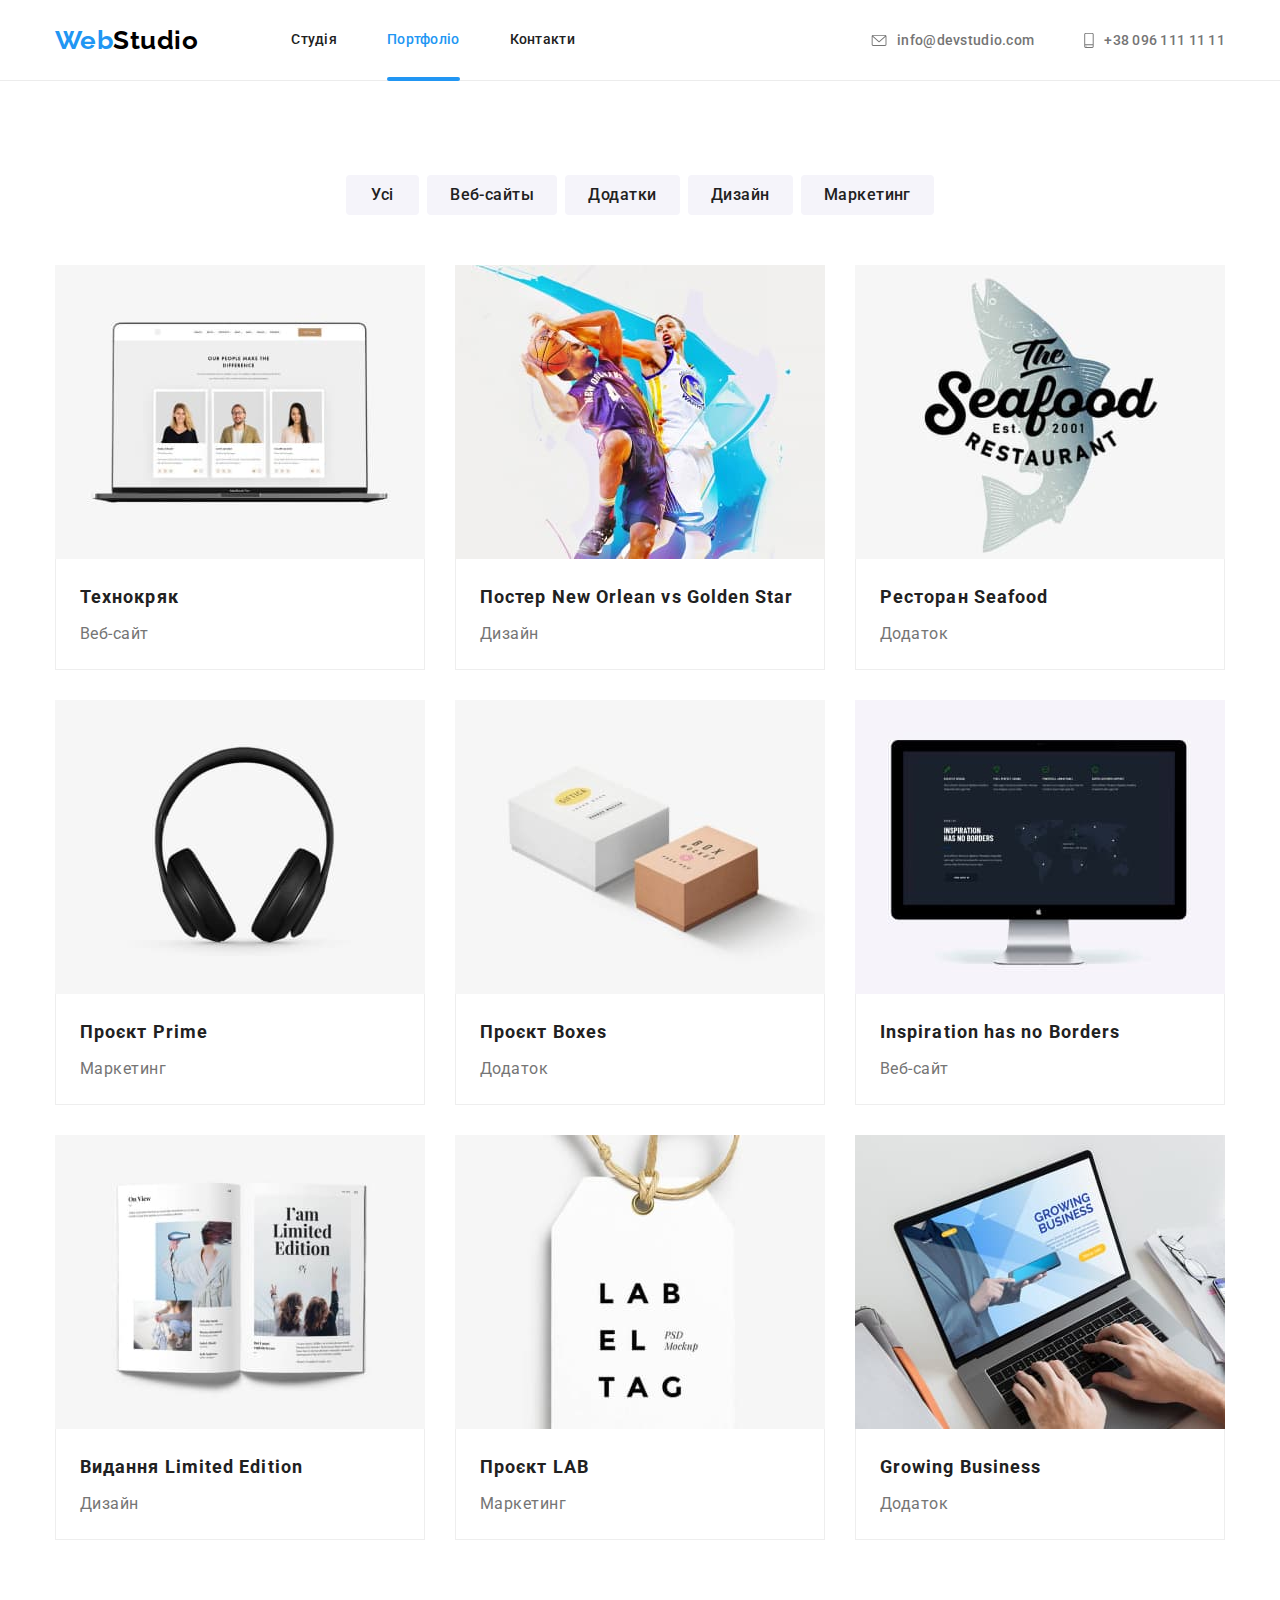
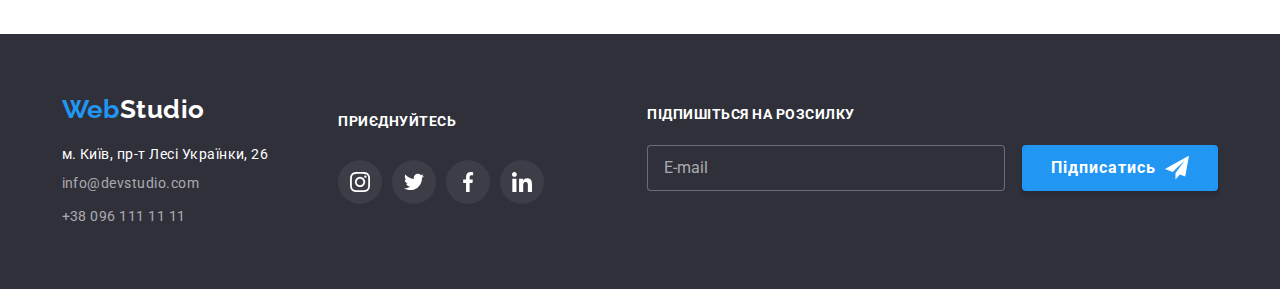
<file: portfolio.html>
<!DOCTYPE html>
<html lang="en">
  <head>
    <meta charset="UTF-8" />
    <meta http-equiv="X-UA-Compatible" content="IE=edge" />
    <meta name="viewport" content="width=device-width, initial-scale=1.0" />
    <title>Портфолио</title>
    <link rel="preconnect" href="https://fonts.googleapis.com" />
    <link rel="preconnect" href="https://fonts.gstatic.com" crossorigin />
    <link
      href="https://fonts.googleapis.com/css2?family=Raleway:wght@700&family=Roboto:wght@400;500;700;900&display=swap"
      rel="stylesheet"
    />
    <link rel="stylesheet" href="https://cdnjs.cloudflare.com/ajax/libs/modern-normalize/1.1.0/modern-normalize.min.css">
    <link rel="stylesheet" href="./css/main.min.css">
  </head>
  <body>
     <!-- Хедер -->
    <header class="header">
      <div class="container header__section">
        <nav class="header__nav">
          <a class="header__logo logo link" href="./index.html">Web<span class="header__logo--black">Studio</span></a>
          <ul class="nav list">
            <li class="nav__item">
              <a class="nav__link link" href="./index.html">Студія</a>
            </li>
            <li class="nav__item">
              <a class="nav__link link nav__link--current link" href="./portfolio.html">Портфоліо</a>
            </li>
            <li class="nav__item">
              <a class="nav__link link" href="#">Контакти</a>
            </li>
          </ul>
        </nav>
        <ul class="header-contact header-contack__list list">
          <li class="header-contact__item">
            <a class="header-contact__link link" href="mailto:info@devstudio.com"><svg class="header-contact__icon"
                width="16" height="12">
                <use href="./images/symbol-defs.svg#icon-envelope"></use>
              </svg>
              info@devstudio.com</a>
          </li>
          <li class="header-contact__item">
            <a class="header-contact__link link" href="tel:+380961111111"><svg class="header-contact__icon" width="10"
                height="16">
                <use href="./images/symbol-defs.svg#icon-smartphone"></use>
              </svg>
              +38 096 111 11 11</a>
          </li>
        </ul>
                <button class="menu-open" data-menu-open>
        <svg class="menu-burger" width="24" height="16">
          <use href="./images/symbol-defs.svg#icon-burger"></use>
        </svg>
        </button>
      </div>
      <div class="mob-menu flex is-hidden" data-menu>
        <div>
          <button class="menu-close" data-menu-close>
            <svg class="menu-close" width="40" height="40">
              <use href="./images/symbol-defs.svg#icon-close"></use>
            </svg>
          </button>
          <ul class="mob-menu-list list">
            <li class="mob-menu-list__item">
              <a class="mob-menu-list__link link " href="./index.html">Студия</a>
            </li>
            <li class="mob-menu-list__item">
              <a class="mob-menu-list__link link mob-menu-list__link--current" href="./portfolio.html">Портфолио</a>
            </li>
            <li class="mob-menu-list__item">
              <a class="mob-menu-list__link link" href="">Контакты</a>
            </li>
          </ul>
        </div>
        <div class="mob-menu-list__down">
          <a class="mob-menu-list__tell link" href="tel:+380961111111">
            +38 096 111 11 11</a>
          <a class="mob-menu-list__mail link" href="mailto:info@devstudio.com">info@devstudio.com</a>
          <ul class="mob-menu-list__social list">
            <li class="mob-menu-list__social-item">Instagram</li>
            <li class="mob-menu-list__social-item">Twitter</li>
            <li class="mob-menu-list__social-item">Facebook</li>
            <li class="mob-menu-list__social-item">LinkedIn</li>
          </ul>
        </div>
      </div>
    </header>
      <!-- Основний контент -->
    <main>
      <section class="portfolio-section">
        <div class="container">
          <h1 hidden>Приклади робіт</h1>
          <ul class="portfolio-btn-list list">
            <li class="portfolio-btn-item">
              <button class="portfolio-btn" type="button">Усі</button>
            </li>
            <li class="portfolio-btn-item">
              <button class="portfolio-btn" type="button">Веб-сайты</button>
            </li>
            <li class="portfolio-btn-item">
              <button class="portfolio-btn" type="button">Додатки</button>
            </li>
            <li class="portfolio-btn-item">
              <button class="portfolio-btn" type="button">Дизайн</button>
            </li>
            <li class="portfolio-btn-item">
              <button class="portfolio-btn" type="button">Маркетинг</button>
            </li>
          </ul>
        </div>
        <div class="container">
          <ul class="portfolio-list list">
            <li class="portfolio-item">
              <a href="#" class="link">
                <div class="portfolio-description">
                <img
                  srcset="
                    ./images/our-people.jpg 1x,                   
                    ./images/our-people-2x.jpg 2x
                  "
                  src="./images/our-people.jpg"
                  alt="фото сотрудников"
                  width="450"
                />
                  <div class="portfolio-overlay">
                  <p class="portfolio-description-text">Ресурс пропонує комплексні пропозиції з різним рівнем функціоналу та сервісів. Все це дозволить відвідувачу отримати
                    вичерпні відомості про компанію чи приватну особу.</p>
                  </div>
                </div>
                  <div class="portfolio-border">
                  <h2 class="portfolio-list-title">Технокряк</h2>
                  <p class="portfolio-list-text">Веб-сайт</p>
                </div>
              </a>
            </li>
            <li class="portfolio-item">
              <a href="#" class="link">
                <div class="portfolio-description">
                <img
                  srcset="
                    ./images/ball.jpg 1x,                   
                    ./images/ball-2x.jpg 2x
                  "
                  src="./images/ball.jpg"
                  alt="парни играют в баскетбол"
                  width="450"
                />
                  <div class="portfolio-overlay">
                    <p class="portfolio-description-text">Ресурс пропонує комплексні пропозиції з різним рівнем функціоналу та сервісів. Все це дозволить відвідувачу отримати
                    вичерпні відомості про компанію чи приватну особу.</p>
                  </div>
                </div>
                <div class="portfolio-border">
                  <h2 class="portfolio-list-title">
                  Постер <span lang="en">New Orlean vs Golden Star</span> 
                  </h2>
                  <p class="portfolio-list-text">Дизайн</p>
                </div>
              </a>
            </li>

            <li class="portfolio-item">
              <a href="#" class="link">
                <div class="portfolio-description">
                <img
                  srcset="
                    ./images/seafood.jpg 1x,                   
                    ./images/seafood-2x.jpg 2x
                  "
                  src="./images/seafood.jpg"
                  alt="ресторан морепродуктов"
                  width="450"
                />
                  <div class="portfolio-overlay">
                    <p class="portfolio-description-text">Ресурс пропонує комплексні пропозиції з різним рівнем функціоналу та сервісів. Все це дозволить відвідувачу отримати
                    вичерпні відомості про компанію чи приватну особу.</p>
                  </div>
                </div>
                <div class="portfolio-border">
                  <h2 class="portfolio-list-title">Ресторан <span lang="en">Seafood</span></h2>
                  <p class="portfolio-list-text">Додаток</p>
                </div>
              </a>
            </li>

            <li class="portfolio-item">
              <a href="#" class="link">
                <div class="portfolio-description">
                <img
                  srcset="
                    ./images/headphone.jpg 1x,                   
                    ./images/headphone-2x.jpg 2x
                  "
                  src="./images/headphone.jpg"
                  alt="наушники"
                  width="450"
                />
                  <div class="portfolio-overlay">
                    <p class="portfolio-description-text">Ресурс пропонує комплексні пропозиції з різним рівнем функціоналу та сервісів. Все це дозволить відвідувачу отримати
                    вичерпні відомості про компанію чи приватну особу.</p>
                  </div>
                </div>
                <div class="portfolio-border">
                  <h2 class="portfolio-list-title">Проєкт <span lang="en">Prime</span></h2>
                  <p class="portfolio-list-text">Маркетинг</p>
                </div>
              </a>
            </li>

            <li class="portfolio-item">
              <a href="#" class="link">
                <div class="portfolio-description">
                <img
                  srcset="
                    ./images/2-box.jpg 1x,                   
                    ./images/2-box-2x.jpg 2x
                  "
                  src="./images/2-box.jpg"
                  alt="две коробки"
                  width="450"
                />
                  <div class="portfolio-overlay">
                    <p class="portfolio-description-text">Ресурс пропонує комплексні пропозиції з різним рівнем функціоналу та сервісів. Все це дозволить відвідувачу отримати
                    вичерпні відомості про компанію чи приватну особу.</p>
                  </div>
                </div>
                <div class="portfolio-border">
                  <h2 class="portfolio-list-title">Проєкт <span lang="en">Boxes</span></h2>
                  <p class="portfolio-list-text">Додаток</p>
                </div>
              </a>
            </li>

            <li class="portfolio-item">
              <a href="#" class="link">
                <div class="portfolio-description">
                <img
                  srcset="
                    ./images/screen.jpg 1x,                   
                    ./images/screen-2x.jpg 2x
                  "
                  src="./images/screen.jpg"
                  alt="экран"
                  width="450"
                />
                  <div class="portfolio-overlay">
                    <p class="portfolio-description-text">Ресурс пропонує комплексні пропозиції з різним рівнем функціоналу та сервісів. Все це дозволить відвідувачу отримати
                    вичерпні відомості про компанію чи приватну особу.</p>
                  </div>
                </div>
                <div class="portfolio-border">
                  <h2 class="portfolio-list-title"><span lang="en">Inspiration has no Borders</span></h2>
                  <p class="portfolio-list-text">Веб-сайт</p>
                </div>
              </a>
            </li>

            <li class="portfolio-item">
              <a href="#" class="link">
                <div class="portfolio-description">
                <img
                  srcset="
                    ./images/book.jpg 1x,                   
                    ./images/book-2x.jpg 2x
                  "
                  src="./images/book.jpg"
                  alt="книга"
                  width="450"
                />  
                  <div class="portfolio-overlay">
                    <p class="portfolio-description-text">Ресурс пропонує комплексні пропозиції з різним рівнем функціоналу та сервісів. Все це дозволить відвідувачу отримати
                    вичерпні відомості про компанію чи приватну особу.</p>
                  </div>
                </div>
                <div class="portfolio-border">
                  <h2 class="portfolio-list-title">Видання <span lang="en">Limited Edition</span></h2>
                  <p class="portfolio-list-text">Дизайн</p>
                </div>
              </a>
            </li>

            <li class="portfolio-item">
              <a href="#" class="link">
                <div class="portfolio-description">
                <img
                  srcset="
                    ./images/label.jpg 1x,                   
                    ./images/label-2x.jpg 2x
                  "
                  src="./images/label.jpg"
                  alt="бирка для чемодана"
                  width="450"
                />
                  <div class="portfolio-overlay">
                    <p class="portfolio-description-text">Ресурс пропонує комплексні пропозиції з різним рівнем функціоналу та сервісів. Все це дозволить відвідувачу отримати
                    вичерпні відомості про компанію чи приватну особу.</p>
                  </div>
                </div>
                <div class="portfolio-border">
                  <h2 class="portfolio-list-title">Проєкт <span lang="en">LAB</span></h2>
                  <p class="portfolio-list-text">Маркетинг</p>
                </div>
              </a>
            </li>

            <li class="portfolio-item border" >
              <a href="#" class="link">
                <div class="portfolio-description" >
                <img
                  srcset="
                    ./images/leptop.jpg 1x,                   
                    ./images/leptop-2x.jpg 2x
                  "
                  src="./images/leptop.jpg"
                  alt="ноутбук"
                  width="450"
                />
                  <div class="portfolio-overlay">
                    <p class="portfolio-description-text">Ресурс пропонує комплексні пропозиції з різним рівнем функціоналу та сервісів. Все це дозволить відвідувачу отримати
                    вичерпні відомості про компанію чи приватну особу.</p>
                  </div>
                </div>
                <div class="portfolio-border">
                  <h2 class="portfolio-list-title"><span lang="en">Growing Business</span></h2>
                  <p class="portfolio-list-text">Додаток</p>
                </div>
              </a>
            </li>
          </ul>
        </div>
      </section>
    </main>
      <!-- Футеh -->
    <footer class="footer">
      <div class="container">
        <div class="footer__flex">
          <div class="footer__contacts-flex">
            <a class="footer__logo logo link" href="./index.html">Web<span class="footer__logo--white">Studio</span>
            </a>
            <!-- Список контактів -->
            <address class="footer-contact">
              <ul class="footer-contact__list list">
                <li class="footer-contact__item">
                  <a class="footer-contact__address link" href="https://goo.gl/maps/CdvJLRiEL6Q8Smko8" target="_blank"
                    rel="noreferrer noopener">м. Київ, пр-т Лесі Українки, 26</a>
                </li>
                <li class="footer-contact__item">
                  <a class="footer-contact__link link" href="mailto:info@devstudio.com">info@devstudio.com</a>
                </li>
                <li class="footer-contact__item">
                  <a class="footer-contact__link link" href="tel:+380961111111">+38 096 111 11 11</a>
                </li>
              </ul>
            </address>
          </div>
          <div class="social-section">
            <p class="social-section__text">Приєднуйтесь</p>
            <ul class="footer-list list">
              <li class="footer-list__item">
                <a class="footer-list__link" href="">
                  <svg class="footer-list__icon" width="20" height="20">
                    <use href="./images/symbol-defs.svg#icon-instagram"></use>
                  </svg>
                </a>
              </li>
    
              <li class="footer-list__item">
                <a class="footer-list__link" href="">
                  <svg class="footer-list__icon" width="20" height="20">
                    <use href="./images/symbol-defs.svg#icon-twitter"></use>
                  </svg>
                </a>
              </li>
    
              <li class="footer-list__item">
                <a class="footer-list__link" href="">
                  <svg class="footer-list__icon" width="20" height="20">
                    <use href="./images/symbol-defs.svg#icon-facebook"></use>
                  </svg>
                </a>
              </li>
    
              <li class="footer-list__item">
                <a class="footer-list__link" href="">
                  <svg class="footer-list__icon" width="20" height="20">
                    <use href="./images/symbol-defs.svg#icon-linkedin"></use>
                  </svg>
                </a>
              </li>
            </ul>
          </div>
          
          <div class="footer-submit">
            <p class="footer-submit__text">Підпишіться на розсилку</p>
            <form class="footer-submit__form">
              <label class="footer-submit__label" for="submit-mail"></label>
              <input class="footer-submit__input" type="email" name="submit-mail" id="submit-mail" placeholder="E-mail">
              <button class="footer-submit__btn" type="submit">Підписатись</button>
            </form>
          </div>
        </div>
      </div>
    </footer>
    <script src="./js/menu.js"></script>
  </body>
</html>
</file>
<file: css/main.min.css>
:root{--primary-text-color: #212121;--secondary-text-color: #757575;--white-text-color: #ffffff;--accent-color: #2196f3;--black-logo-color: #000000;--footer-text-color: rgba(255, 255, 255, 0.6);--white-background-color: #ffffff;--hero-background-color: #2f303a;--team-background-color: #f5f4fa}body{font-family:"Roboto";letter-spacing:.03em;background-color:var(--white-background-color);color:var(--primary-text-color)}.list{list-style:none}.link{text-decoration:none}h1,h2,h3,h4,h5,h6,p,ul{margin:0;padding:0}.images{display:block}img{display:block;width:100%;height:auto}.container{width:100%;margin-left:auto;margin-right:auto}@media screen and (min-width: 480px){.container{padding-left:15px;padding-right:15px}}@media screen and (min-width: 480px){.container{width:480px}}@media screen and (min-width: 768px){.container{width:768px}}@media screen and (min-width: 1200px){.container{width:1200px}}.section-title{font-weight:700;font-size:36px;line-height:1.17;text-align:center;color:var(--primary-text-color)}.logo{font-family:"Raleway";font-weight:700;font-size:26px;line-height:1.19;-webkit-box-align:center;-ms-flex-align:center;align-items:center;text-align:center;color:var(--accent-color)}.visually-hidden{position:absolute;width:1px;height:1px;margin:-1px;padding:0;overflow:hidden;border:0;clip:rect(0 0 0 0)}.header{border-bottom:1px solid #ececec}@media screen and (max-width: 767px){.header{padding-top:16px;padding-bottom:16px}}.header__section{display:-webkit-box;display:-ms-flexbox;display:flex;-webkit-box-align:center;-ms-flex-align:center;align-items:center;-webkit-box-pack:justify;-ms-flex-pack:justify;justify-content:space-between;padding-left:15px;padding-right:15px}@media screen and (max-width: 767px){.header__section{max-width:767px}}.header__nav{display:-webkit-box;display:-ms-flexbox;display:flex;-webkit-box-align:center;-ms-flex-align:center;align-items:center}.header__logo{margin-right:93px}.header__logo--black{color:var(--black-logo-color)}.nav{display:-webkit-box;display:-ms-flexbox;display:flex}@media screen and (max-width: 767px){.nav{display:none}}.nav__item:not(:last-child){margin-right:50px}.nav__link{display:block;padding-top:32px;padding-bottom:32px;font-weight:500;font-size:14px;line-height:1.14;letter-spacing:.02em;color:var(--primary-text-color);position:relative;-webkit-transition:color 250ms cubic-bezier(0.4, 0, 0.2, 1);transition:color 250ms cubic-bezier(0.4, 0, 0.2, 1)}.nav__link:focus,.nav__link:hover{color:var(--accent-color)}.nav__link--current{color:var(--accent-color)}.nav__link--current::after{position:absolute;display:block;content:"";width:100%;height:4px;border-radius:2px;bottom:-1px;background-color:var(--accent-color)}.header-contact{display:-webkit-box;display:-ms-flexbox;display:flex}@media screen and (max-width: 767px){.header-contact{display:none}}@media screen and (min-width: 768px)and (max-width: 1199px){.header-contact{-webkit-box-orient:vertical;-webkit-box-direction:normal;-ms-flex-direction:column;flex-direction:column;-ms-flex-line-pack:center;align-content:center}}.header-contack__list{margin-left:auto}.header-contact__item+.header-contact__item{margin-left:50px}@media screen and (min-width: 768px)and (max-width: 1199px){.header-contact__item+.header-contact__item{margin-left:0px}}@media screen and (min-width: 768px)and (max-width: 1199px){.header-contact__item{margin-left:0px}}.header-contact__link{display:-webkit-inline-box;display:-ms-inline-flexbox;display:inline-flex;padding:32px 0px 32px;-webkit-box-align:center;-ms-flex-align:center;align-items:center;font-weight:500;font-size:14px;line-height:16px;letter-spacing:.02em;color:var(--secondary-text-color);-webkit-transition:color 250ms cubic-bezier(0.4, 0, 0.2, 1);transition:color 250ms cubic-bezier(0.4, 0, 0.2, 1)}.header-contact__link:hover,.header-contact__link:focus{color:var(--accent-color)}@media screen and (min-width: 768px)and (max-width: 1199px){.header-contact__link{padding:0}}@media screen and (min-width: 768px)and (max-width: 1199px){.header-contact__item:not(:last-child){margin-bottom:10px}}.header-contact__icon{margin-right:10px;fill:currentColor}.mob-menu{width:100vw;height:100vh;position:fixed;background-color:#fff;top:0;right:0;padding:15px 10px 48px 40px;z-index:999}.flex{display:-webkit-box;display:-ms-flexbox;display:flex;-webkit-box-orient:vertical;-webkit-box-direction:normal;-ms-flex-direction:column;flex-direction:column;-webkit-box-pack:justify;-ms-flex-pack:justify;justify-content:space-between}.menu-open{display:-webkit-box;display:-ms-flexbox;display:flex;-webkit-box-align:center;-ms-flex-align:center;align-items:center;-webkit-box-pack:center;-ms-flex-pack:center;justify-content:center;width:40px;height:40px;background-color:rgba(0,0,0,0);color:#212121;border:none;margin-left:auto;cursor:pointer}.menu-open:hover,.menu-open:focus{fill:var(--accent-color)}@media screen and (min-width: 768px){.menu-open{display:none}}.menu-close{display:-webkit-box;display:-ms-flexbox;display:flex;-webkit-box-align:center;-ms-flex-align:center;align-items:center;-webkit-box-pack:center;-ms-flex-pack:center;justify-content:center;background-color:rgba(0,0,0,0);color:#212121;border:none;margin-left:auto;cursor:pointer}.menu-close:hover,.menu-close:focus{fill:var(--accent-color)}.mob-menu-list__item:not(:last-child){margin-bottom:32px}.mob-menu-list__link{font-family:Roboto;font-weight:500;font-size:40px;line-height:1.18;letter-spacing:.02em;color:#212121}.mob-menu-list__link:focus,.mob-menu-list__link:hover{color:var(--accent-color)}.mob-menu-list__link--current{color:var(--accent-color)}.mob-menu-list__tell{display:block;margin-bottom:32px;font-family:Roboto;font-style:normal;font-weight:500;font-size:34px;line-height:1.18;letter-spacing:.02em;color:#2196f3}.mob-menu-list__mail{display:block;font-family:Roboto;font-style:normal;font-weight:500;font-size:24px;line-height:1.17;letter-spacing:.02em;color:#757575;margin-bottom:64px}.mob-menu-list__social{display:-webkit-box;display:-ms-flexbox;display:flex;-webkit-box-orient:horizontal;-webkit-box-direction:normal;-ms-flex-direction:row;flex-direction:row;-webkit-column-gap:20px;-moz-column-gap:20px;column-gap:20px}.mob-menu-list__social-item{position:relative;font-weight:500;font-size:18px;line-height:1.22;letter-spacing:.02em;color:#2196f3}.mob-menu-list__social-item:not(:first-child)::before{content:"";display:block;position:absolute;top:0;left:-10px;width:1px;height:22px;background-color:rgba(33,33,33,.2)}.mob-menu.is-hidden{opacity:0;visibility:hidden;pointer-events:none}.hero{text-align:center;margin-left:auto;margin-right:auto;background-color:var(--hero-background-color);background-image:-webkit-gradient(linear, left top, right top, from(rgba(47, 48, 58, 0.4)), to(rgba(47, 48, 58, 0.4))),url("../img/ero-mobile.jpg");background-image:linear-gradient(to right, rgba(47, 48, 58, 0.4), rgba(47, 48, 58, 0.4)),url("../img/ero-mobile.jpg");background-repeat:no-repeat;background-size:cover;background-position:center;padding-top:118px;padding-bottom:200px}@media screen and (min-device-pixel-ratio: 2),screen and (-webkit-min-device-pixel-ratio: 2),screen and (min-resolution: 192dpi),screen and (min-resolution: 2dppx){.hero{background-image:-webkit-gradient(linear, left top, right top, from(rgba(47, 48, 58, 0.4)), to(rgba(47, 48, 58, 0.4))),url(../images/hero-mobile2x.jpg);background-image:linear-gradient(to right, rgba(47, 48, 58, 0.4), rgba(47, 48, 58, 0.4)),url(../images/hero-mobile2x.jpg)}}@media screen and (min-width: 768px){.hero{background-image:-webkit-gradient(linear, left top, right top, from(rgba(47, 48, 58, 0.4)), to(rgba(47, 48, 58, 0.4))),url("../images/hero-tablet.jpg");background-image:linear-gradient(to right, rgba(47, 48, 58, 0.4), rgba(47, 48, 58, 0.4)),url("../images/hero-tablet.jpg")}}@media screen and (min-width: 768px)and (min-device-pixel-ratio: 2),screen and (min-width: 768px)and (-webkit-min-device-pixel-ratio: 2),screen and (min-width: 768px)and (min-resolution: 192dpi),screen and (min-width: 768px)and (min-resolution: 2dppx){.hero{background-image:-webkit-gradient(linear, left top, right top, from(rgba(47, 48, 58, 0.4)), to(rgba(47, 48, 58, 0.4))),url("../images/hero-tablet2x.jpg");background-image:linear-gradient(to right, rgba(47, 48, 58, 0.4), rgba(47, 48, 58, 0.4)),url("../images/hero-tablet2x.jpg")}}@media screen and (min-width: 1200px){.hero{background-image:-webkit-gradient(linear, left top, right top, from(rgba(47, 48, 58, 0.4)), to(rgba(47, 48, 58, 0.4))),url("../images/hero-desctop.jpg");background-image:linear-gradient(to right, rgba(47, 48, 58, 0.4), rgba(47, 48, 58, 0.4)),url("../images/hero-desctop.jpg")}}@media screen and (min-width: 1200px)and (min-device-pixel-ratio: 2),screen and (min-width: 1200px)and (-webkit-min-device-pixel-ratio: 2),screen and (min-width: 1200px)and (min-resolution: 192dpi),screen and (min-width: 1200px)and (min-resolution: 2dppx){.hero{background-image:-webkit-gradient(linear, left top, right top, from(rgba(47, 48, 58, 0.4)), to(rgba(47, 48, 58, 0.4))),url("../images/hero-desctop2x.jpg");background-image:linear-gradient(to right, rgba(47, 48, 58, 0.4), rgba(47, 48, 58, 0.4)),url("../images/hero-desctop2x.jpg")}}@media screen and (min-width: 1200px){.hero{max-width:1600px;padding-top:200px}}.hero__title{padding:0;margin-bottom:30px;margin-left:auto;margin-right:auto;max-width:250px;font-weight:900;font-size:18px;line-height:1.62;letter-spacing:.06em;text-transform:uppercase;color:var(--white-text-color)}@media screen and (min-width: 480px){.hero__title{font-size:26px;max-width:360px}}@media screen and (min-width: 1200px){.hero__title{font-size:44px;max-width:360px;line-height:1.36;max-width:696px;margin-left:auto;margin-right:auto}}.hero__btn{display:inline-block;min-width:140px;border-radius:4px;border:1px solid rgba(0,0,0,0);padding:7px;background-color:var(--accent-color);color:var(--white-text-color);font-family:"Roboto";font-weight:700;font-size:12px;line-height:1.87;-webkit-box-align:center;-ms-flex-align:center;align-items:center;text-align:center;letter-spacing:.06em;cursor:pointer;-webkit-transition:background-color 250ms cubic-bezier(0.4, 0, 0.2, 1),color 250ms cubic-bezier(0.4, 0, 0.2, 1);transition:background-color 250ms cubic-bezier(0.4, 0, 0.2, 1),color 250ms cubic-bezier(0.4, 0, 0.2, 1)}@media screen and (min-width: 480px){.hero__btn{padding:10px 32px;font-size:16px;min-width:200px}}.features{padding-top:60px;padding-bottom:60px}@media screen and (min-width: 1200px){.features{padding-top:94px;padding-bottom:94px}}@media screen and (max-width: 479px){.features{padding-left:15px;padding-right:15px}}.features-flex{display:-webkit-box;display:-ms-flexbox;display:flex;-ms-flex-wrap:wrap;flex-wrap:wrap}.features-list{-webkit-box-pack:center;-ms-flex-pack:center;justify-content:center;grid-gap:30px}@media screen and (min-width: 480px){.features-list__item{width:450px}}@media screen and (min-width: 768px){.features-list__item{width:354px}}@media screen and (min-width: 1200px){.features-list__item{width:270px}}.features-list__icon-fon{display:-webkit-box;display:-ms-flexbox;display:flex;height:120px;-webkit-box-align:center;-ms-flex-align:center;align-items:center;-webkit-box-pack:center;-ms-flex-pack:center;justify-content:center;-webkit-box-orient:vertical;-webkit-box-direction:normal;-ms-flex-direction:column;flex-direction:column;margin-bottom:30px;background-color:var(--team-background-color)}@media screen and (min-width: 480px){.features-list__icon-fon{width:450px}}@media screen and (min-width: 768px){.features-list__icon-fon{width:354px}}@media screen and (min-width: 1200px){.features-list__icon-fon{width:270px}}.features-list__icon{-webkit-box-align:center;-ms-flex-align:center;align-items:center}.features-list__title{margin-bottom:10px;font-weight:700;font-size:14px;line-height:1.14;text-transform:uppercase;text-align:center}@media screen and (min-width: 768px){.features-list__title{text-align:left}}.features-list__text{font-size:14px;line-height:1.71;color:var(--secondary-text-color)}.work{padding-bottom:94px;display:none}@media screen and (min-width: 1200px){.work{display:block}}.work__title{margin-bottom:50px}.work-list{display:-webkit-box;display:-ms-flexbox;display:flex;-webkit-box-pack:center;-ms-flex-pack:center;justify-content:center;-webkit-box-align:center;-ms-flex-align:center;align-items:center;grid-gap:30px}.work-list__item{position:relative}.work-list__text{width:100%;position:absolute;bottom:0;left:0;padding:27px 0px;font-weight:bold;font-size:14px;line-height:1.14;text-align:center;text-transform:uppercase;color:var(--white-text-color);background-color:rgba(47,48,58,.8)}.team{padding-top:60px;padding-bottom:60px;background-color:var(--team-background-color)}@media screen and (min-width: 1200px){.team{padding-top:94px;padding-bottom:94px}}.team__title{margin-bottom:30px;font-weight:700;font-size:28px;line-height:1.17;text-align:center}@media screen and (min-width: 1200px){.team__title{margin-bottom:50px;font-size:36px}}.team-list{display:-webkit-box;display:-ms-flexbox;display:flex;-ms-flex-wrap:wrap;flex-wrap:wrap;-webkit-box-pack:center;-ms-flex-pack:center;justify-content:center;-webkit-box-align:center;-ms-flex-align:center;align-items:center;grid-gap:30px}.team-list__item{-webkit-box-shadow:0px 1px 3px rgba(0,0,0,.12),0px 1px 1px rgba(0,0,0,.14),0px 2px 1px rgba(0,0,0,.2);box-shadow:0px 1px 3px rgba(0,0,0,.12),0px 1px 1px rgba(0,0,0,.14),0px 2px 1px rgba(0,0,0,.2);background-color:var(--white-background-color)}@media screen and (max-width: 479px){.team-list__item{width:270px}}@media screen and (min-width: 480px){.team-list__item{width:450px}}@media screen and (min-width: 768px){.team-list__item{width:354px}}@media screen and (min-width: 1200px){.team-list__item{width:270px}}.team-list__workers{padding:30px 0px}.team-list__worker{font-weight:500;font-size:16px;line-height:1.19;text-align:center}.team-list__profession{margin-top:10px;font-size:16px;line-height:1.19;text-align:center;color:var(--secondary-text-color)}.team-list__social-list{display:-webkit-box;display:-ms-flexbox;display:flex;-webkit-box-pack:center;-ms-flex-pack:center;justify-content:center;-webkit-box-align:center;-ms-flex-align:center;align-items:center;padding:0px 32px;margin-top:16px;list-style:none;gap:10px}.team-list__social-item{width:44px;height:44px}.team-list__social-link{display:-webkit-box;display:-ms-flexbox;display:flex;-webkit-box-pack:center;-ms-flex-pack:center;justify-content:center;-webkit-box-align:center;-ms-flex-align:center;align-items:center;width:44px;height:44px;border-radius:50%;color:#afb1b8;background-color:#fff;-webkit-transition:background-color 250ms cubic-bezier(0.4, 0, 0.2, 1),color 250ms cubic-bezier(0.4, 0, 0.2, 1);transition:background-color 250ms cubic-bezier(0.4, 0, 0.2, 1),color 250ms cubic-bezier(0.4, 0, 0.2, 1)}.team-list__social-link:hover,.team-list__social-link:focus{color:#fff;background-color:var(--accent-color)}.team-list__social-icon{fill:currentColor}.client{padding-top:60px;padding-bottom:60px}@media screen and (min-width: 1200px){.client{padding-top:94px;padding-bottom:94px}}.client__title{margin-bottom:30px;font-weight:700;font-size:28px;line-height:1.17;text-align:center}@media screen and (min-width: 1200px){.client__title{margin-bottom:50px;font-size:36px}}.client__list{-webkit-box-pack:center;-ms-flex-pack:center;justify-content:center;-webkit-box-align:center;-ms-flex-align:center;align-items:center;grid-gap:30px}.customers{display:-webkit-box;display:-ms-flexbox;display:flex;-ms-flex-wrap:wrap;flex-wrap:wrap}@media screen and (min-width: 1200px){.customers{-ms-flex-wrap:nowrap;flex-wrap:nowrap}}.customers__item{-webkit-transition:border-color 250ms cubic-bezier(0.4, 0, 0.2, 1),color 250ms cubic-bezier(0.4, 0, 0.2, 1);transition:border-color 250ms cubic-bezier(0.4, 0, 0.2, 1),color 250ms cubic-bezier(0.4, 0, 0.2, 1)}.customers__item:focus,.customers__item:hover{color:var(--accent-color);border-color:var(--accent-color)}@media screen and (max-width: 767px){.customers__item{width:210px}}@media screen and (min-width: 768px){.customers__item{width:226px}}@media screen and (min-width: 1200px){.customers__item{width:170px}}.customers__link{display:-webkit-box;display:-ms-flexbox;display:flex;-webkit-box-pack:center;-ms-flex-pack:center;justify-content:center;-webkit-box-align:center;-ms-flex-align:center;align-items:center;border:1px solid #afb1b8;color:#afb1b8;background-color:#fff;padding:16px 32px;border-radius:4px;-webkit-transition:border-color 250ms cubic-bezier(0.4, 0, 0.2, 1),color 250ms cubic-bezier(0.4, 0, 0.2, 1);transition:border-color 250ms cubic-bezier(0.4, 0, 0.2, 1),color 250ms cubic-bezier(0.4, 0, 0.2, 1)}.customers__link:focus,.customers__link:hover{color:var(--accent-color);border-color:var(--accent-color)}@media screen and (min-width: 1200px){.customers__link{width:170px}}.customers__icon{fill:currentColor}.footer{text-align:center;padding:60px 0px;background-color:var(--hero-background-color)}.footer__flex{display:block;margin:0;padding:0px;list-style:none}@media(min-width: 768px){.footer__flex{display:-webkit-box;display:-ms-flexbox;display:flex;-webkit-box-pack:center;-ms-flex-pack:center;justify-content:center;-ms-flex-wrap:wrap;flex-wrap:wrap;gap:30px 165px}}@media(min-width: 1200px){.footer__flex{display:-webkit-box;display:-ms-flexbox;display:flex;-webkit-box-pack:center;-ms-flex-pack:center;justify-content:center;text-align:left;gap:70px}}.footer__logo--white{color:var(--white-text-color)}.footer-contact{margin-top:20px}.footer-contact__address{color:var(--white-text-color);font-family:"Roboto";font-style:normal;font-weight:400;font-size:14px;line-height:16px;-webkit-transition:background-color 250ms cubic-bezier(0.4, 0, 0.2, 1),color 250ms cubic-bezier(0.4, 0, 0.2, 1);transition:background-color 250ms cubic-bezier(0.4, 0, 0.2, 1),color 250ms cubic-bezier(0.4, 0, 0.2, 1)}.footer-contact__address:focus,.footer-contact__address:hover{color:var(--accent-color)}.footer-contact__item{margin-top:9px}.footer-contact__link{font-style:normal;font-size:14px;line-height:1.71;color:rgba(255,255,255,.6);-webkit-transition:color 250ms cubic-bezier(0.4, 0, 0.2, 1);transition:color 250ms cubic-bezier(0.4, 0, 0.2, 1)}.footer-contact__link:focus,.footer-contact__link:hover{color:var(--accent-color)}.social-section{display:block;margin-top:60px;text-align:center}@media(min-width: 768px){.social-section{margin-top:0px}}.social-section__text{padding:20px 0px 10px 0px;margin-bottom:20px;font-weight:700;font-size:14px;line-height:1.14;text-transform:uppercase;color:var(--white-text-color)}@media(min-width: 768px){.social-section__text{padding-bottom:10px}}@media(min-width: 1200px){.social-section__text{text-align:left}}.footer-list{display:-webkit-box;display:-ms-flexbox;display:flex;-webkit-box-pack:justify;-ms-flex-pack:justify;justify-content:space-between;-webkit-box-pack:center;-ms-flex-pack:center;justify-content:center;padding:0;margin-top:0;list-style:none}.footer-list__item{width:44px;height:44px;margin-right:10px}.footer-list__link{display:-webkit-box;display:-ms-flexbox;display:flex;width:44px;height:44px;border-radius:50%;-webkit-box-pack:center;-ms-flex-pack:center;justify-content:center;-webkit-box-align:center;-ms-flex-align:center;align-items:center;color:#fff;background-color:rgba(255,255,255,.062745098);-webkit-transition:background-color 250ms cubic-bezier(0.4, 0, 0.2, 1),color 250ms cubic-bezier(0.4, 0, 0.2, 1);transition:background-color 250ms cubic-bezier(0.4, 0, 0.2, 1),color 250ms cubic-bezier(0.4, 0, 0.2, 1)}.footer-list__link:hover,.footer-list__link:focus{color:#fff;background-color:var(--accent-color)}.footer-list__icon{fill:currentColor}.footer-submit{margin-top:60px}@media(min-width: 768px){.footer-submit{margin-top:0px;padding:0}}@media(min-width: 1200px){.footer-submit{margin-left:23px}}.footer-submit__text{padding:20px 0px 10px 0px;margin-bottom:20px;font-weight:700;font-size:14px;line-height:1.14px;text-transform:uppercase;color:var(--white-text-color)}.footer-submit__input{width:358px;margin:0;padding:13px 16px;border-radius:4px;-webkit-box-sizing:border-box;box-sizing:border-box;border:1px solid rgba(255,255,255,.3);background-color:var(--hero-background-color);color:var(--white-text-color)}.footer-submit__input::-webkit-input-placeholder{font-size:16px;line-height:1.25;color:rgba(255,255,255,.6)}.footer-submit__input::-moz-placeholder{font-size:16px;line-height:1.25;color:rgba(255,255,255,.6)}.footer-submit__input:-ms-input-placeholder{font-size:16px;line-height:1.25;color:rgba(255,255,255,.6)}.footer-submit__input::-ms-input-placeholder{font-size:16px;line-height:1.25;color:rgba(255,255,255,.6)}.footer-submit__input::placeholder{font-size:16px;line-height:1.25;color:rgba(255,255,255,.6)}@media(min-width: 1200px){.footer-submit__input{width:358px;margin-right:12px}}.footer-submit__btn{display:-webkit-inline-box;display:-ms-inline-flexbox;display:inline-flex;-webkit-box-align:center;-ms-flex-align:center;align-items:center;-webkit-box-pack:center;-ms-flex-pack:center;justify-content:center;border:none;margin-top:20px;padding:8px 29px;border-radius:4px;background-color:var(--accent-color);-webkit-box-shadow:0px 4px 4px rgba(0,0,0,.15);box-shadow:0px 4px 4px rgba(0,0,0,.15);color:var(--white-text-color);font-family:"Roboto";font-style:normal;font-weight:700;font-size:16px;line-height:1.87;letter-spacing:.06em;cursor:pointer;min-height:43px}@media(min-width: 1200px){.footer-submit__btn{margin-top:0px}}.footer-submit__btn::after{content:"";display:inline-block;width:24px;height:24px;margin-left:10px;background-position:center;background-repeat:no-repeat;background-image:url(../images/icon-send.svg)}.portfolio-section{padding-top:60px;padding-bottom:60px}@media screen and (min-width: 1200px){.portfolio-section{padding-top:94px;padding-bottom:94px}}@media screen and (max-width: 479px){.portfolio-section{padding-left:15px;padding-right:15px}}.portfolio-btn-list{display:-webkit-box;display:-ms-flexbox;display:flex;-ms-flex-wrap:wrap;flex-wrap:wrap;-webkit-box-pack:start;-ms-flex-pack:start;justify-content:flex-start;margin-bottom:40px;grid-gap:8px;grid-row-gap:15px}@media(min-width: 768px){.portfolio-btn-list{-webkit-box-pack:center;-ms-flex-pack:center;justify-content:center;margin-bottom:30px}}@media(min-width: 1200px){.portfolio-btn-list{margin-bottom:50px}}.portfolio-item:hover .portfolio-overlay{-webkit-transform:translateY(0);transform:translateY(0)}.portfolio-description{position:relative;overflow:hidden}.portfolio-overlay{position:absolute;display:inline-block;content:"";width:100%;height:100%;top:0;left:0;background-color:rgba(33,150,243,.9);-webkit-transform:translateY(100%);transform:translateY(100%);-webkit-transition:-webkit-transform 250ms cubic-bezier(0.4, 0, 0.2, 1);transition:-webkit-transform 250ms cubic-bezier(0.4, 0, 0.2, 1);transition:transform 250ms cubic-bezier(0.4, 0, 0.2, 1);transition:transform 250ms cubic-bezier(0.4, 0, 0.2, 1), -webkit-transform 250ms cubic-bezier(0.4, 0, 0.2, 1)}.portfolio-description-text{position:absolute;top:0;left:0;padding:63px 24px;font-size:18px;line-height:1.56;color:var(--white-text-color)}.portfolio-btn{display:inline-block;min-width:73px;border-radius:4px;border:1px solid rgba(0,0,0,0);padding:6px 22px;font-family:"Roboto";font-weight:500;font-size:16px;line-height:1.63;letter-spacing:.03em;text-align:center;background-color:var(--team-background-color);color:var(--primary-text-color);cursor:pointer;-webkit-transition:background-color 250ms cubic-bezier(0.4, 0, 0.2, 1),color 250ms cubic-bezier(0.4, 0, 0.2, 1),-webkit-box-shadow 250ms cubic-bezier(0.4, 0, 0.2, 1);transition:background-color 250ms cubic-bezier(0.4, 0, 0.2, 1),color 250ms cubic-bezier(0.4, 0, 0.2, 1),-webkit-box-shadow 250ms cubic-bezier(0.4, 0, 0.2, 1);transition:background-color 250ms cubic-bezier(0.4, 0, 0.2, 1),color 250ms cubic-bezier(0.4, 0, 0.2, 1),box-shadow 250ms cubic-bezier(0.4, 0, 0.2, 1);transition:background-color 250ms cubic-bezier(0.4, 0, 0.2, 1),color 250ms cubic-bezier(0.4, 0, 0.2, 1),box-shadow 250ms cubic-bezier(0.4, 0, 0.2, 1),-webkit-box-shadow 250ms cubic-bezier(0.4, 0, 0.2, 1)}.portfolio-btn:hover,.portfolio-btn:focus{background-color:var(--accent-color);color:var(--white-text-color);-webkit-box-shadow:0px 3px 1px rgba(0,0,0,.1),0px 1px 2px rgba(0,0,0,.08),0px 2px 2px rgba(0,0,0,.12);box-shadow:0px 3px 1px rgba(0,0,0,.1),0px 1px 2px rgba(0,0,0,.08),0px 2px 2px rgba(0,0,0,.12)}.portfolio-list{display:grid;grid-template-columns:auto;gap:30px 30px;-webkit-box-align:stretch;-ms-flex-align:stretch;align-items:stretch}@media screen and (min-width: 480px){.portfolio-list{grid-template-columns:auto}}@media screen and (min-width: 768px){.portfolio-list{grid-template-columns:auto auto}}@media screen and (min-width: 1200px){.portfolio-list{grid-template-columns:auto auto auto}}.portfolio-item{-webkit-transition:-webkit-box-shadow 250ms cubic-bezier(0.4, 0, 0.2, 1);transition:-webkit-box-shadow 250ms cubic-bezier(0.4, 0, 0.2, 1);transition:box-shadow 250ms cubic-bezier(0.4, 0, 0.2, 1);transition:box-shadow 250ms cubic-bezier(0.4, 0, 0.2, 1), -webkit-box-shadow 250ms cubic-bezier(0.4, 0, 0.2, 1)}.portfolio-item:hover,.portfolio-item:focus{-webkit-box-shadow:0px 3px 1px rgba(0,0,0,.1),0px 1px 2px rgba(0,0,0,.08),0px 2px 2px rgba(0,0,0,.12);box-shadow:0px 3px 1px rgba(0,0,0,.1),0px 1px 2px rgba(0,0,0,.08),0px 2px 2px rgba(0,0,0,.12)}.portfolio-border{border:1px solid #eee;border-top:rgba(0,0,0,0);padding:20px 24px}.portfolio-list-title{font-weight:700;font-size:18px;line-height:2;letter-spacing:.06em;color:var(--primary-text-color)}.portfolio-list-text{margin-top:4px;font-size:16px;line-height:1.87;color:var(--secondary-text-color)}.backdrop{position:fixed;display:-webkit-box;display:-ms-flexbox;display:flex;-webkit-box-align:center;-ms-flex-align:center;align-items:center;-webkit-box-pack:center;-ms-flex-pack:center;justify-content:center;width:100vw;height:100vh;background-color:rgba(0,0,0,.2);top:0;-webkit-transition:opacity 250ms cubic-bezier(0.4, 0, 0.2, 1),visibility 250ms cubic-bezier(0.4, 0, 0.2, 1);transition:opacity 250ms cubic-bezier(0.4, 0, 0.2, 1),visibility 250ms cubic-bezier(0.4, 0, 0.2, 1)}.backdrop.is-hidden{opacity:0;visibility:hidden;pointer-events:none}.backdrop.is-hidden .modal{-webkit-transform:scale(2);transform:scale(2)}.modal{width:528px;min-height:581px;background-color:#fff;position:relative;-webkit-transform:scale(1);transform:scale(1);-webkit-transition:-webkit-transform 250ms cubic-bezier(0.4, 0, 0.2, 1);transition:-webkit-transform 250ms cubic-bezier(0.4, 0, 0.2, 1);transition:transform 250ms cubic-bezier(0.4, 0, 0.2, 1);transition:transform 250ms cubic-bezier(0.4, 0, 0.2, 1), -webkit-transform 250ms cubic-bezier(0.4, 0, 0.2, 1)}@media screen and (min-width: 480px){.modal{width:450px;min-height:609px}}@media screen and (min-width: 1200px){.modal{width:528px;min-height:581px}}.modal-icon{fill:var(--black-logo-color);-webkit-transition:fill 250ms cubic-bezier(0.4, 0, 0.2, 1);transition:fill 250ms cubic-bezier(0.4, 0, 0.2, 1)}.close-btn{position:absolute;display:-webkit-box;display:-ms-flexbox;display:flex;-webkit-box-align:center;-ms-flex-align:center;align-items:center;-webkit-box-pack:center;-ms-flex-pack:center;justify-content:center;right:8px;top:8px;background-color:rgba(0,0,0,0);border-radius:50%;width:30px;height:30px;border:1px solid rgba(0,0,0,.1);cursor:pointer}.close-btn:hover .modal-icon{fill:var(--accent-color)}.form{margin-left:auto;margin-right:auto;padding:40px}@media screen and (min-width: 480px){.form{width:450px}}@media screen and (min-width: 1200px){.form{width:528px}}.form-title{display:block;font-weight:700;font-size:20px;line-height:1.15;text-align:center}.top-title{margin-top:12px}.form-field{position:relative;display:-webkit-box;display:-ms-flexbox;display:flex;-webkit-box-orient:vertical;-webkit-box-direction:normal;-ms-flex-direction:column;flex-direction:column;margin-bottom:10px}.form-label,.comment-label{font-size:12px;line-height:1.17;letter-spacing:.01em;color:var(--secondary-text-color);margin-bottom:4px}.form-input{width:100%;margin:0;padding:11px 42px;border:1px solid rgba(33,33,33,.2);border-radius:4px;outline:none;-webkit-transition:border-color 250ms cubic-bezier(0.4, 0, 0.2, 1);transition:border-color 250ms cubic-bezier(0.4, 0, 0.2, 1)}.form-input:focus,.form-input:hover{outline:none;border-color:var(--accent-color);cursor:pointer}.form-input:focus~.input-icon,.form-input:hover~.input-icon{fill:var(--accent-color)}.input-icon{position:absolute;top:50%;left:15px;-webkit-transform:translateY(25%);transform:translateY(25%);display:inline-block;width:12px;height:12px;-webkit-transition:fill 250ms cubic-bezier(0.4, 0, 0.2, 1);transition:fill 250ms cubic-bezier(0.4, 0, 0.2, 1)}textarea{resize:none;border:1px solid rgba(33,33,33,.2);border-radius:4px;padding:12px 16px;font-size:12px;line-height:1.17;letter-spacing:.01em;height:120px;-webkit-transition:border-color 250ms cubic-bezier(0.4, 0, 0.2, 1);transition:border-color 250ms cubic-bezier(0.4, 0, 0.2, 1)}textarea:focus,textarea:hover{outline:none;border-color:var(--accent-color)}.comment::-webkit-input-placeholder{font-size:12px;line-height:1.17;letter-spacing:.01em;color:#757575}.comment::-moz-placeholder{font-size:12px;line-height:1.17;letter-spacing:.01em;color:#757575}.comment:-ms-input-placeholder{font-size:12px;line-height:1.17;letter-spacing:.01em;color:#757575}.comment::-ms-input-placeholder{font-size:12px;line-height:1.17;letter-spacing:.01em;color:#757575}.comment::placeholder{font-size:12px;line-height:1.17;letter-spacing:.01em;color:#757575}.comment:focus,.comment:hover{cursor:pointer}.form-field-chek{padding-left:14px;margin-top:25px;margin-bottom:30px}@media screen and (min-width: 1200px){.form-field-chek{padding-left:14px}}.icon-chek{display:inline-block;width:16px;height:15px;border:2px solid #212121;border-radius:2px;margin-right:7px}.form-checkbox{position:absolute;width:1px;height:1px;margin:-1px;padding:0;overflow:hidden;border:0;clip:rect(0 0 0 0)}.form-checkbox:checked+.icon-chek{background-image:url(../images/icon-check.svg);background-position:center;background-repeat:no-repeat;background-color:var(--accent-color);background-origin:border-box;border-color:var(--accent-color)}.policy-label{position:relative;display:-webkit-box;display:-ms-flexbox;display:flex;-webkit-box-align:center;-ms-flex-align:center;align-items:center;font-size:11px;line-height:1.14;color:var(--secondary-text-color);cursor:pointer}@media screen and (max-width: 479px){.policy-label{font-size:10px;line-height:1.11}}@media screen and (min-width: 1200px){.policy-label{font-size:14px;line-height:1.71}}.policy-link{margin-left:4px;color:#2196f3}@media screen and (max-width: 479px){.policy-link{position:absolute;top:18px;left:21px}}.form-btn{display:-webkit-box;display:-ms-flexbox;display:flex;-webkit-box-align:center;-ms-flex-align:center;align-items:center;-webkit-box-pack:center;-ms-flex-pack:center;justify-content:center;margin:0 auto;padding:10px 56px;border:none;border-radius:4px;text-align:center;text-decoration:none;font-family:"Roboto";font-style:normal;font-weight:700;font-size:16px;line-height:1.87;letter-spacing:.06em;cursor:pointer;background-color:var(--accent-color);-webkit-box-shadow:0px 4px 4px rgba(0,0,0,.15);box-shadow:0px 4px 4px rgba(0,0,0,.15);color:var(--white-text-color);-webkit-transition:background-color 250ms cubic-bezier(0.4, 0, 0.2, 1);transition:background-color 250ms cubic-bezier(0.4, 0, 0.2, 1)}.form-btn:focus,.form-btn:hover{background-color:#188ce8}/*# sourceMappingURL=main.min.css.map */
</file>
